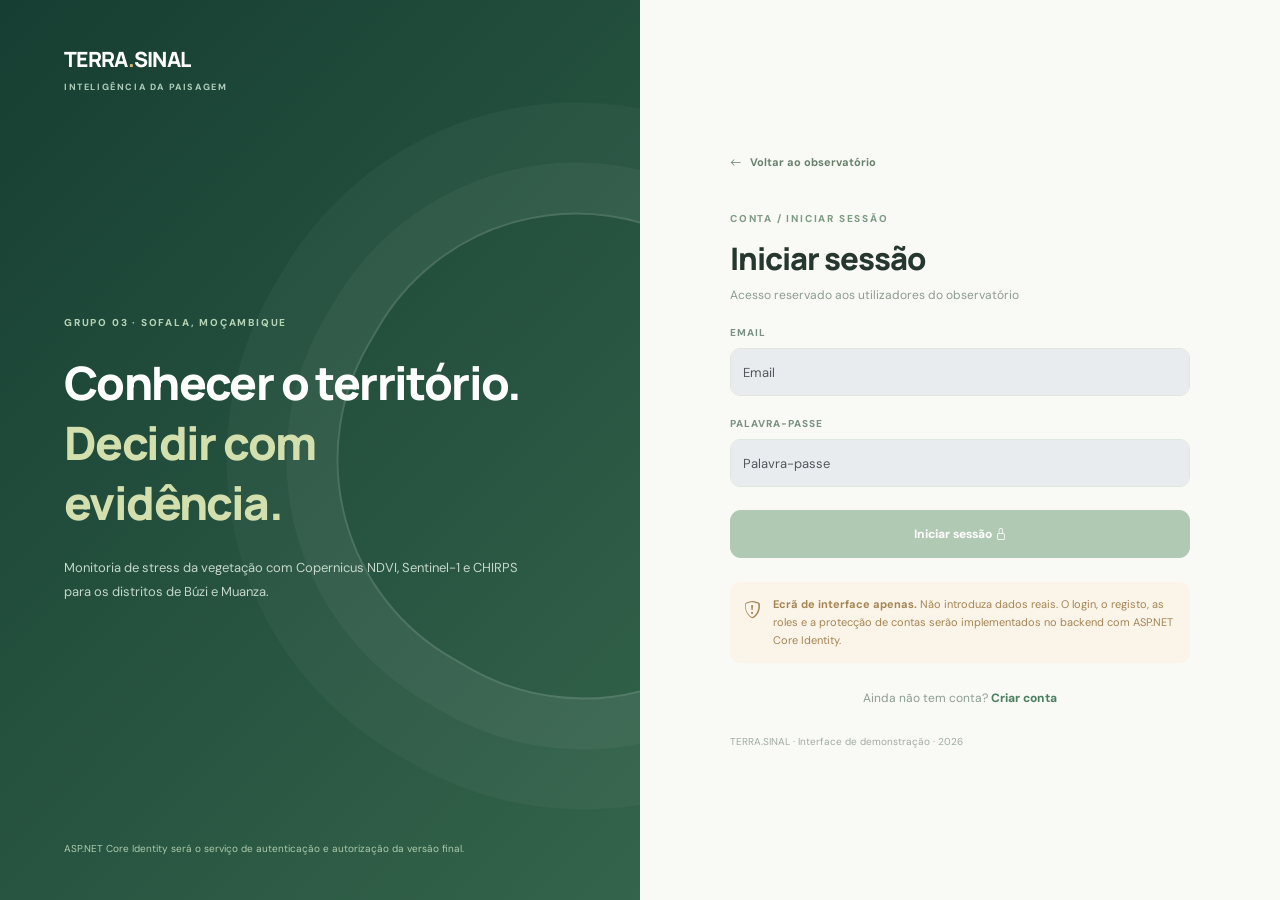
<file: legacy/prototype-html/login.html>
<!doctype html><html lang="pt-MZ"><head><meta charset="utf-8"><meta name="viewport" content="width=device-width,initial-scale=1"><meta name="theme-color" content="#173e33"><title>Iniciar sessão | TERRA.SINAL</title><link rel="icon" href="assets/img/favicon.svg"><link href="https://fonts.googleapis.com/css2?family=DM+Sans:wght@400;500;600;700&family=Manrope:wght@400;600;700;800&display=swap" rel="stylesheet"><link href="https://cdn.jsdelivr.net/npm/bootstrap@5.3.3/dist/css/bootstrap.min.css" rel="stylesheet"><link href="https://cdn.jsdelivr.net/npm/bootstrap-icons@1.11.3/font/bootstrap-icons.css" rel="stylesheet"><link href="assets/css/style.css" rel="stylesheet"></head><body><div class="auth-shell"><aside class="auth-aside"><div class="auth-logo">TERRA<b>.</b>SINAL<small>INTELIGÊNCIA DA PAISAGEM</small></div><div class="auth-aside-copy"><span class="eyebrow">GRUPO 03 · SOFALA, MOÇAMBIQUE</span><h1>Conhecer o território.<br><em>Decidir com evidência.</em></h1><p>Monitoria de stress da vegetação com Copernicus NDVI, Sentinel-1 e CHIRPS para os distritos de Búzi e Muanza.</p></div><div class="auth-aside-foot">ASP.NET Core Identity será o serviço de autenticação e autorização da versão final.</div></aside><main class="auth-main"><div class="auth-card"><a class="auth-back" href="index.html#dashboard"><i class="bi bi-arrow-left"></i> Voltar ao observatório</a><span class="section-number">CONTA / INICIAR SESSÃO</span><h2>Iniciar sessão</h2><p>Acesso reservado aos utilizadores do observatório</p><form autocomplete="off" aria-label="Pré-visualização de iniciar sessão"><label for="email">EMAIL</label><input id="email" name="email" type="email" class="form-control" placeholder="Email" disabled><label for="password">PALAVRA-PASSE</label><input id="password" name="password" type="password" class="form-control" placeholder="Palavra-passe" disabled><button type="button" class="auth-disabled-btn" disabled>Iniciar sessão <i class="bi bi-lock"></i></button></form><div class="auth-warning"><i class="bi bi-shield-exclamation"></i><span><strong>Ecrã de interface apenas.</strong> Não introduza dados reais. O login, o registo, as roles e a protecção de contas serão implementados no backend com ASP.NET Core Identity.</span></div><p class="auth-swap">Ainda não tem conta? <a href="registo.html">Criar conta</a></p><small class="auth-small">TERRA.SINAL · Interface de demonstração · 2026</small></div></main></div></body></html>
</file>
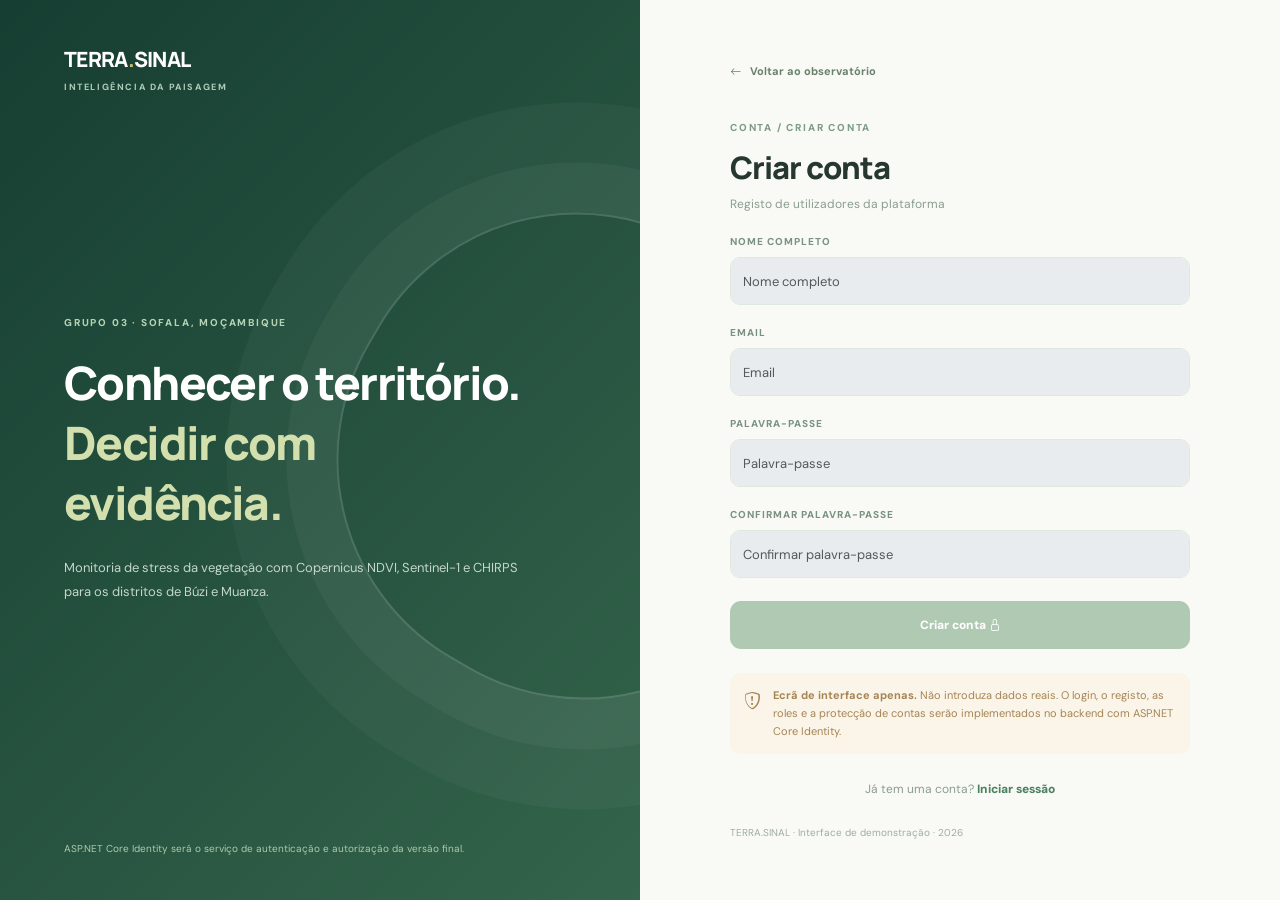
<file: legacy/prototype-html/registo.html>
<!doctype html><html lang="pt-MZ"><head><meta charset="utf-8"><meta name="viewport" content="width=device-width,initial-scale=1"><meta name="theme-color" content="#173e33"><title>Criar conta | TERRA.SINAL</title><link rel="icon" href="assets/img/favicon.svg"><link href="https://fonts.googleapis.com/css2?family=DM+Sans:wght@400;500;600;700&family=Manrope:wght@400;600;700;800&display=swap" rel="stylesheet"><link href="https://cdn.jsdelivr.net/npm/bootstrap@5.3.3/dist/css/bootstrap.min.css" rel="stylesheet"><link href="https://cdn.jsdelivr.net/npm/bootstrap-icons@1.11.3/font/bootstrap-icons.css" rel="stylesheet"><link href="assets/css/style.css" rel="stylesheet"></head><body><div class="auth-shell"><aside class="auth-aside"><div class="auth-logo">TERRA<b>.</b>SINAL<small>INTELIGÊNCIA DA PAISAGEM</small></div><div class="auth-aside-copy"><span class="eyebrow">GRUPO 03 · SOFALA, MOÇAMBIQUE</span><h1>Conhecer o território.<br><em>Decidir com evidência.</em></h1><p>Monitoria de stress da vegetação com Copernicus NDVI, Sentinel-1 e CHIRPS para os distritos de Búzi e Muanza.</p></div><div class="auth-aside-foot">ASP.NET Core Identity será o serviço de autenticação e autorização da versão final.</div></aside><main class="auth-main"><div class="auth-card"><a class="auth-back" href="index.html#dashboard"><i class="bi bi-arrow-left"></i> Voltar ao observatório</a><span class="section-number">CONTA / CRIAR CONTA</span><h2>Criar conta</h2><p>Registo de utilizadores da plataforma</p><form autocomplete="off" aria-label="Pré-visualização de criar conta"><label for="fullName">NOME COMPLETO</label><input id="fullName" name="fullName" type="text" class="form-control" placeholder="Nome completo" disabled><label for="email">EMAIL</label><input id="email" name="email" type="email" class="form-control" placeholder="Email" disabled><label for="password">PALAVRA-PASSE</label><input id="password" name="password" type="password" class="form-control" placeholder="Palavra-passe" disabled><label for="confirmPassword">CONFIRMAR PALAVRA-PASSE</label><input id="confirmPassword" name="confirmPassword" type="password" class="form-control" placeholder="Confirmar palavra-passe" disabled><button type="button" class="auth-disabled-btn" disabled>Criar conta <i class="bi bi-lock"></i></button></form><div class="auth-warning"><i class="bi bi-shield-exclamation"></i><span><strong>Ecrã de interface apenas.</strong> Não introduza dados reais. O login, o registo, as roles e a protecção de contas serão implementados no backend com ASP.NET Core Identity.</span></div><p class="auth-swap">Já tem uma conta? <a href="login.html">Iniciar sessão</a></p><small class="auth-small">TERRA.SINAL · Interface de demonstração · 2026</small></div></main></div></body></html>
</file>
<file: legacy/prototype-html/assets/css/style.css>
:root{--forest:#173e33;--forest-dark:#0e3029;--forest-2:#275946;--mint:#b8d8b2;--sage:#7f9b86;--sand:#f6f3ec;--canvas:#f8f8f5;--ink:#263730;--muted:#7d8982;--border:#e9ece7;--white:#fff;--gold:#cda25e;--red:#c87558;--amber:#e2ad5a;--blue:#7298a2;--shadow:0 18px 45px rgba(25,57,40,.045);--radius:18px}
*{box-sizing:border-box}html{scroll-behavior:smooth}body{margin:0;color:var(--ink);font-family:'DM Sans',sans-serif;background:var(--canvas);font-size:14px}h1,h2,h3,h4,h5,.brand-name{font-family:Manrope,sans-serif}button,select,input,textarea{font-family:inherit}button{cursor:pointer}a{text-decoration:none}a:focus-visible,button:focus-visible,select:focus-visible,input:focus-visible,textarea:focus-visible{outline:3px solid #d1a765!important;outline-offset:2px}.skip-link{position:absolute;left:10px;top:-90px;z-index:5000;background:white;padding:10px}.skip-link:focus{top:10px}.shell{min-height:100vh}.sidebar{position:fixed;inset:0 auto 0 0;width:272px;background:var(--forest);color:#e8efe8;display:flex;flex-direction:column;z-index:100;overflow-y:auto}.brand{padding:34px 28px 22px;display:flex;align-items:center;gap:13px}.brand-icon{display:flex;align-items:center;justify-content:center;height:44px;width:44px;border-radius:14px;background:#2f664f;color:#e5d6aa;font-size:25px;flex-shrink:0}.brand-name{font-size:19px;font-weight:800;letter-spacing:-.8px;line-height:1;white-space:nowrap}.brand-name>span{color:#e1ba76}.brand-name small{display:block;margin-top:8px;font-size:8px;letter-spacing:1.6px;font-family:'DM Sans',sans-serif;color:#a4bfb0;font-weight:700}.project-label{margin:9px 16px 28px;padding:14px;border:1px solid #356452;border-radius:12px;background:#204b3d;display:flex;gap:10px;align-items:center}.project-bullet{width:8px;height:8px;border-radius:50%;background:#c9db9c;box-shadow:0 0 0 5px rgba(199,214,151,.12)}.project-label small{color:#9cc1ac;font-size:9px;display:block;letter-spacing:1px;font-weight:700}.project-label strong{font-size:12px;color:#fff;font-weight:600}.project-label em{font-style:normal;color:#7cb296}.app-nav{padding:0 15px 26px;display:flex;flex-direction:column;gap:3px}.nav-section{padding:0 15px 12px;color:#7fab99;font-weight:700;font-size:9px;letter-spacing:1.7px}.nav-section-lower{padding-top:26px}.nav-item{padding:13px 14px;display:flex;align-items:center;gap:14px;color:#b7cec0;border-radius:11px;font-size:12.5px;font-weight:600;transition:.2s;position:relative}.nav-item i:first-child{font-size:17px;color:#91b7a1;width:18px}.nav-item:hover{background:#275745;color:#fff}.nav-item.is-active{background:#386a50;color:white}.nav-item.is-active:before{content:"";position:absolute;left:0;top:12px;bottom:12px;width:3px;border-radius:2px;background:#f0d093}.nav-item.is-active i:first-child{color:#e7d7a0}.admin-mini{font-size:11px;margin-left:auto;opacity:.6}.sidebar-bottom{margin-top:auto;padding:0 17px 22px}.landscape-art{position:relative;overflow:hidden;border-radius:13px;height:148px;background:#285844}.landscape-top{padding:18px;display:flex;gap:12px;align-items:flex-start;color:#e8e4c1}.landscape-top i{font-size:25px}.landscape-top span{font-size:13px;font-weight:700;line-height:1.5}.landscape-art svg{position:absolute;bottom:-2px;width:100%;height:90px}.sidebar-note{display:block;color:#88ae9c;font-size:10px;line-height:1.8;padding:15px 7px 0}.main-column{margin-left:272px;min-width:0}.topbar{height:75px;padding:0 clamp(24px,3vw,54px);background:#fff;border-bottom:1px solid #eff0ec;display:flex;align-items:center;justify-content:space-between;gap:20px;position:relative;z-index:12}.topbar-start,.topbar-end{display:flex;align-items:center;gap:20px}.breadcrumb-custom{font-size:11px;color:#98a49c;letter-spacing:.3px}.breadcrumb-custom i{font-size:9px;margin:0 11px}.breadcrumb-custom b{color:#3a5144;font-weight:700}.data-status{font-size:9px;letter-spacing:.8px;font-weight:700;color:#a47835;background:#fbf6eb;border:1px solid #f3e6c9;border-radius:30px;padding:10px 13px;white-space:nowrap}.data-status span{display:inline-block;width:7px;height:7px;margin-right:6px;border-radius:50%;background:#d8aa62}.user-button{border:0;background:none;display:flex;align-items:center;gap:10px;color:#496455;font-size:12px;font-weight:700;padding:5px}.user-button .bi-chevron-down{font-size:10px;color:#a6b0aa}.user-avatar{height:34px;width:34px;border-radius:50%;display:grid;place-items:center;color:white;background:#658a69;font-size:12px}.icon-button{border:0;background:transparent;color:var(--forest)}.mobile-toggle{display:none}.workspace{max-width:1900px;margin:auto;padding:35px clamp(24px,3vw,54px) 0}.page-top{display:flex;align-items:flex-end;justify-content:space-between;gap:20px;margin-bottom:30px}.eyebrow,.section-number{font-size:10px;font-weight:800;letter-spacing:1.8px;color:#7e9b83}.eyebrow{display:flex;align-items:center;gap:9px;margin-bottom:11px}.eyebrow span{display:inline-block;width:18px;height:2px;background:#c6a165}.page-top h1{font-weight:800;letter-spacing:-1.1px;font-size:clamp(29px,2.7vw,37px);margin:0 0 7px}.page-top p{color:var(--muted);font-size:13px;margin:0}.global-filters{display:flex;align-items:end;gap:9px;flex-shrink:0}.global-filters label{font-size:9px;letter-spacing:1px;font-weight:800;color:#98a49b}.global-filters .form-select{width:138px;margin-top:8px;background-color:white;border:1px solid #e4e9e1;border-radius:9px;color:var(--forest);font-size:12px;font-weight:700;height:39px;padding-left:12px}.export-action{height:39px;display:flex;gap:8px;align-items:center;border-radius:9px;background:var(--forest);color:white;padding:0 14px;border:0;font-size:11px;font-weight:700}.export-action:hover,.decision-button:hover{background:#245c47}.app-view[hidden]{display:none!important}.section-header{display:flex;align-items:flex-end;justify-content:space-between;gap:16px;margin-bottom:18px}.section-header h2{font-weight:800;font-size:21px;letter-spacing:-.7px;margin:6px 0 0}.section-header p{color:var(--muted);margin:7px 0 0}.update-stamp{font-size:11px;color:#8d9c92}.update-stamp i{margin-right:7px}.update-stamp b{font-weight:600;color:#536c5a}.kpi-grid{display:grid;grid-template-columns:repeat(4,minmax(0,1fr));gap:15px;margin-bottom:19px}.kpi-card,.panel{background:#fff;border:1px solid var(--border);border-radius:var(--radius);box-shadow:var(--shadow)}.kpi-card{padding:22px 23px 18px;min-height:177px;position:relative;overflow:hidden}.kpi-top{display:flex;justify-content:space-between;align-items:center;color:#8c9a8e;font-size:9px;font-weight:800;letter-spacing:1.3px}.kpi-top i{color:#7c9c88;font-size:19px}.kpi-value{font-family:Manrope,sans-serif;font-weight:800;letter-spacing:-2px;font-size:41px;line-height:1.5;margin:5px 0 0;color:#264d3a}.kpi-value small{font-size:14px;letter-spacing:0;font-weight:700;margin-left:5px;color:#809386}.kpi-bottom{display:flex;gap:8px;align-items:center;justify-content:space-between;font-size:10.5px;color:#8a978d}.kpi-bottom b{font-weight:800}.pill{border-radius:30px;font-size:9px;letter-spacing:.2px;padding:6px 9px;font-weight:800;display:inline-flex;align-items:center;gap:5px;white-space:nowrap}.pill-amber{background:#f9efe1;color:#b17a31}.pill-neutral{background:#f3f6f1;color:#778b7c}.pill-green{background:#e7f3e8;color:#56845e}.pill-priority{background:#fae9e4;color:#b66c55}.kpi-mini-line{position:absolute;bottom:0;left:0;right:0;height:28px;opacity:.47}.kpi-mini-line svg{height:100%;width:100%}.kpi-mini-line path{fill:none;stroke:#57946d;stroke-width:3}.card-progress{height:4px;background:#f0f2ed;margin-top:22px;border-radius:4px}.card-progress span{display:block;height:100%;background:#c7a26a;border-radius:4px}.soil-progress span{background:#7ba1a5}.kpi-stress{background:#fffaf6;border-color:#f3e7db}.kpi-stress .kpi-value{color:#b16e4d;white-space:nowrap;letter-spacing:-1.25px;font-size:clamp(20px,1.8vw,27px);margin:14px 0 11px}.stress-steps{display:flex;gap:5px;margin-top:19px}.stress-steps span{height:5px;flex:1;border-radius:2px;background:#cad8c5}.stress-steps span:nth-child(2){background:#e3cf92}.stress-steps span:nth-child(3){background:#d5a875}.stress-steps span:nth-child(4){background:#c87960}.dash-grid{display:grid;grid-template-columns:minmax(0,1.57fr) minmax(310px,1fr);gap:18px}.panel{padding:23px}.panel-heading{display:flex;justify-content:space-between;align-items:flex-start;gap:16px;margin-bottom:20px}.panel-heading h3,.panel h3{font-weight:800;letter-spacing:-.5px;font-size:17px;margin:7px 0}.panel-heading p{color:var(--muted);font-size:11px;margin:0}.link-action{background:transparent;border:0;color:#63896c;font-weight:700;font-size:11px;white-space:nowrap;padding:6px 0}.link-action i{margin-left:5px}.map-viewport{height:284px;border:1px solid #e0e7db;border-radius:11px;overflow:hidden;background:#e4e8d8}.map-legend{display:flex;gap:15px;flex-wrap:wrap;margin-top:16px;color:#89998b;font-size:10px}.map-legend span{display:flex;align-items:center;gap:6px}.legend-dot{height:9px;width:9px;border-radius:50%;display:inline-block}.healthy{background:#6ca582}.light{background:#dac46e}.moderate{background:#d59d60}.severe{background:#bf6857}.map-fallback{padding:20px;color:#556956}.leaflet-container{font-family:'DM Sans',sans-serif!important}.leaflet-control-attribution{font-size:9px!important}.decision-panel{background:#f7faf5}.ai-symbol{display:grid;place-items:center;width:39px;height:39px;border-radius:13px;background:#e6eee2;color:#5c836a;font-size:18px}.decision-condition{border-radius:13px;padding:18px;background:#e8efe4;border:1px solid #dde9d8}.decision-condition small{font-size:9px;font-weight:800;color:#799980;letter-spacing:1px}.decision-condition strong{display:block;font-family:Manrope,sans-serif;font-size:22px;letter-spacing:-.5px;color:#315840;margin:7px 0}.decision-condition p{color:#667e6e;font-size:12px;line-height:1.7;margin:0}.evidence-list{margin:18px 0}.evidence-list>div{display:flex;gap:10px;align-items:center;padding:9px 0;border-bottom:1px solid #e4ebe2}.evidence-list i{color:#8ba890}.evidence-list span{color:#7f9785;flex:1;font-size:11px}.evidence-list b{font-size:11px;color:#345440}.decision-button{background:var(--forest);color:white;border:0;border-radius:10px;padding:12px 16px;font-size:11.5px;font-weight:800;display:inline-flex;align-items:center;gap:10px;justify-content:center;width:100%}.decision-button i:last-child{margin-left:auto}.dash-bottom{display:grid;grid-template-columns:minmax(0,1.25fr) minmax(300px,.9fr);gap:18px;margin-top:18px}.chart-area{height:230px;min-height:210px;position:relative}.chart-area canvas{width:100%!important;height:100%!important}.small-footnote{font-size:10px;line-height:1.6;color:#9aa69b;margin:14px 0 0}.source-item{display:flex;align-items:center;gap:13px;padding:14px 0;border-bottom:1px solid #eef0ec}.source-item>span:nth-child(2){flex:1}.source-item b{font-size:12px;color:#375241;display:block}.source-item small{font-size:10px;color:#97a59b;display:block;margin-top:4px}.source-item>i{color:#abc0ad}.source-icon{width:38px;height:38px;border-radius:12px;display:grid;place-items:center;font-size:17px;flex-shrink:0}.source-green{color:#5f9573;background:#e7f3e9}.source-blue{color:#709aab;background:#e9f1f3}.source-gold{color:#b9955c;background:#fbf2e5}.source-note{display:flex;gap:8px;padding:13px 0 0;color:#8a9a8b;font-size:10.5px;line-height:1.6}.source-note i{color:#c69b63}.site-footer{padding:35px 0 25px;display:flex;justify-content:space-between;gap:14px;color:#a2aba2;font-size:10px}.footer-bar{padding:0 8px;color:#c7b99a}
/* introduction */.hero{background:linear-gradient(110deg,#173e33 0%,#1c5140 60%,#376d55 100%);border-radius:22px;min-height:370px;display:flex;overflow:hidden;position:relative}.hero-content{padding:55px clamp(28px,4vw,65px);max-width:730px;position:relative;z-index:2;color:white}.hero-top{font-size:10px;letter-spacing:1.5px;color:#bcdbb6;font-weight:700}.light-dot{display:inline-block;height:6px;width:6px;border-radius:50%;background:#e3bd82;margin-right:8px}.hero h2{font-size:clamp(27px,3.5vw,47px);letter-spacing:-1.8px;line-height:1.25;font-weight:800;margin:24px 0 18px}.hero h2 em{font-style:normal;color:#cadfac}.hero p{font-size:13px;line-height:1.9;color:#d2e2d4;max-width:560px}.hero-actions{display:flex;gap:11px;flex-wrap:wrap;margin-top:30px}.btn-cream,.btn-outline-cream{font-size:12px;font-weight:800;border-radius:10px;padding:13px 17px;border:1px solid #d8d5a8;display:flex;align-items:center;gap:12px}.btn-cream{background:#f0e9cd;color:#264b39}.btn-outline-cream{color:#e4e9ce;border-color:#6a9780;background:transparent}.hero-illustration{position:absolute;right:-60px;top:-15px;bottom:-30px;width:43%;opacity:.95}.hero-geo{position:absolute;border:1px solid #72967e;border-radius:45% 55% 70% 30%;width:320px;height:300px;right:38px;top:42px;transform:rotate(32deg);box-shadow:0 0 0 21px rgba(143,176,140,.06),0 0 0 48px rgba(143,176,140,.035)}.hero-geo-2{width:210px;height:230px;right:90px;top:84px;border:2px dashed #739a7b;transform:rotate(-20deg)}.hero-ring{position:absolute;border-radius:50%;border:1px solid #87ac87;right:185px;top:149px;width:26px;height:26px}.hero-ring-2{right:177px;top:141px;width:42px;height:42px}.hero-pin{position:absolute;top:175px;right:20%;display:flex;gap:8px;align-items:center;color:#ebddb2;font-weight:800;font-size:10px;letter-spacing:1px}.hero-pin i{font-size:23px}.intro-metrics{display:grid;grid-template-columns:repeat(3,1fr);gap:16px;margin:20px 0}.intro-metrics article{border-radius:17px;border:1px solid var(--border);padding:26px;background:white;position:relative}.intro-metrics article>span{font-size:9px;color:#86a18b;font-weight:800;letter-spacing:1.4px}.intro-metrics article>i{position:absolute;right:26px;top:25px;font-size:25px;color:#80a18b}.intro-metrics h3{font-size:17px;font-weight:800;margin:25px 0 8px}.intro-metrics p{color:#86948a;line-height:1.7;font-size:12px}.mission-strip{background:#f0f1e9;border:1px solid #e4e7da;border-radius:14px;display:flex;gap:15px;padding:23px;align-items:flex-start}.mission-mark{color:#618d6e;font-size:23px}.mission-strip strong{display:block;color:#38553e}.mission-strip p{color:#819185;margin:5px 0 0;font-size:12px;line-height:1.75}
/* map */.map-layer-select{display:flex;align-items:center;gap:10px;font-size:10px;font-weight:800;color:#92a094}.map-layer-select select{font-size:12px;min-width:176px;border:1px solid #e5ebe3}.map-layout{display:grid;grid-template-columns:minmax(0,1.9fr) minmax(270px,.85fr);gap:17px}.map-large-card{padding:14px}.map-large{height:540px;overflow:hidden;border-radius:12px;background:#e2e7da}.map-legend-large{padding:0 14px 9px}.map-side h3{margin-bottom:20px}.site-row{width:100%;border:1px solid #e9eee7;background:#fff;border-radius:12px;margin-bottom:10px;padding:15px;display:flex;align-items:center;text-align:left;gap:10px}.site-row:hover{background:#f4f8f3;border-color:#d1e1d1}.site-row small{display:block;font-size:10px;color:#86958b;margin-top:4px}.site-row span:nth-child(2){flex:1}.site-row b{font-size:12px}.site-row .bi-arrow-up-right{color:#9cac9b}
/* temporal */.trends-grid{display:grid;grid-template-columns:1fr 1fr;gap:17px}.trend-card{min-width:0}.chart-head{display:flex;align-items:center;gap:13px;margin-bottom:17px}.chart-head small{font-weight:800;font-size:9px;letter-spacing:1px;color:#90a597}.chart-head h3{margin:3px 0}.chart-tall{height:270px}.lag-panel{background:#f2f6ef}.lag-panel>p{font-size:12px;line-height:1.8;color:#7b9180}.lag-grid{display:grid;grid-template-columns:1fr 35px 1fr;gap:16px 4px;align-items:center;margin-top:26px}.lag-grid>div{padding:12px;border-radius:10px;background:#fff}.lag-grid>div small{display:block;font-size:9px;color:#9cad9f;font-weight:800;letter-spacing:1px}.lag-grid>div b{font-family:Manrope,sans-serif;font-size:23px;color:#3b6246}.lag-grid>i{color:#91ae92;text-align:center}.soft-alert{display:flex;gap:10px;align-items:flex-start;border-radius:11px;padding:14px;background:#f2f6ef;color:#63816c;font-size:11px;line-height:1.6}.soft-alert i{font-size:17px;flex-shrink:0}.lag-panel .soft-alert{margin-top:18px;background:#e6eee1}
/* recommendations */.decision-disclaimer{font-size:10px;font-weight:800;color:#608a65;background:#eaf1e7;padding:10px;border-radius:8px}.decision-layout{display:grid;grid-template-columns:1.15fr 1fr;gap:18px;margin-bottom:17px}.recommendation-primary{background:#f9faf6}.recommend-class{display:flex;align-items:center;gap:18px;margin:27px 0 17px}.recommend-class-icon{height:65px;width:65px;border-radius:15px;display:grid;place-items:center;background:#f6e8d9;color:#ba8654;font-size:27px}.recommend-class small{font-size:9px;color:#94a596;letter-spacing:1px;font-weight:800}.recommend-class h3{font-size:25px;margin:2px 0}.recommend-body{font-size:16px;color:#486651;font-weight:600;line-height:1.65}.recommend-meta{display:flex;gap:14px;flex-wrap:wrap;margin:22px 0;border-block:1px solid #e5ebe2;padding:16px 0;font-size:10px;color:#8aa08e}.recommend-meta i{color:#7ea18b;margin-right:5px}.note-label,.field-label{display:block;font-weight:800;font-size:9px;letter-spacing:1px;color:#91a092;margin:14px 0 8px}.recommendation-primary textarea{resize:vertical;border:1px solid #e1e9df;border-radius:9px;margin-bottom:13px;font-size:12px}.reason-table{margin:20px 0}.reason-table>div{display:flex;justify-content:space-between;gap:10px;padding:15px 0;border-bottom:1px solid #edf0ec;color:#849488;font-size:12px}.reason-table b{color:#335740}.rules-grid{display:grid;grid-template-columns:repeat(4,1fr);gap:12px}.rule-card{border:1px solid #e9eee7;border-radius:12px;padding:15px}.rule-number{font-size:10px;font-weight:800;letter-spacing:.4px}.healthy-label{color:#4b8c60}.light-label{color:#a99e4e}.moderate-label{color:#c39554}.severe-label{color:#be7564}.rule-card p{font-size:11px;line-height:1.65;margin:9px 0 0;color:#82948a}
/* models */.model-cards{display:grid;grid-template-columns:1fr 1fr;gap:17px;margin-bottom:17px}.model-best{border-color:#cfe1cc;background:#fcfefb}.model-top{display:flex;align-items:center;justify-content:space-between;gap:8px}.model-tag{font-size:10px;color:#8ca58c;font-weight:800;letter-spacing:1px}.model-card h3{font-size:23px;margin:19px 0 9px}.model-card p{font-size:12px;color:#96a296}.metric-row{display:grid;grid-template-columns:repeat(4,1fr);gap:7px;margin-top:25px}.metric-row>div{background:#f5f8f3;border:1px solid #edf1e9;border-radius:10px;padding:13px 8px}.metric-row small{display:block;font-size:8px;letter-spacing:.4px;color:#9daa9c;font-weight:800;min-height:27px}.metric-row b{display:block;font-size:23px;font-family:Manrope,sans-serif;color:#386a4f}.model-bottom{display:grid;grid-template-columns:1fr 1fr;gap:17px}.body-secondary{color:#94a299;font-size:11px}.confusion-wrap{overflow-x:auto}.confusion{width:100%;max-width:470px;margin:20px auto 5px;text-align:center;border-collapse:separate;border-spacing:5px}.confusion th{color:#8a9c8c;font-size:10px}.confusion td{background:#f2f5ef;padding:12px;border-radius:6px;font-size:12px;font-weight:800;color:#6d8974}.confusion .heat-high{background:#bed7b7;color:#28563c}.science-steps{margin-top:20px}.science-steps>div{display:flex;align-items:flex-start;gap:12px;padding:12px 0;border-bottom:1px solid #eff2eb}.science-steps i{font-size:17px;color:#7ba087}.science-steps b{font-size:12px;display:block}.science-steps small{font-size:10px;color:#9ca99e;display:block;margin-top:4px;line-height:1.55}.btn-outline-main{border:1px solid #d4e2d5;background:#fff;color:#52745b;border-radius:9px;padding:11px 14px;font-size:11px;font-weight:800;display:inline-flex;align-items:center;gap:9px}.btn-outline-main:hover{background:#f2f7f1}.model-bottom .btn-outline-main{margin-top:18px}
/* data import */.admin-header{color:#946f3d;background:#fcf2e3;border-radius:10px;padding:10px;font-size:10px;font-weight:800}.admin-gate{margin-bottom:20px;background:#fbf3e7;color:#977c57}.admin-gate p{margin:5px 0;font-size:11px}.small-button{border:0;background:#e5cfaf;border-radius:7px;padding:7px 10px;font-size:10px;color:#705530}.data-top-grid{display:grid;grid-template-columns:1.1fr 1fr;gap:17px;margin-bottom:17px}.import-panel .form-control,.import-panel .form-select{font-size:12px;border:1px solid #e3e9e1;padding:11px}.import-actions{margin-top:20px;display:flex;gap:10px;flex-wrap:wrap}.import-actions .decision-button{width:auto}.pipeline-step{display:flex;align-items:center;gap:14px;padding:13px 0;border-bottom:1px solid #edf1e9}.pipeline-step>span{color:#91ac95;border:1px solid #e1eae0;border-radius:50%;height:32px;width:32px;display:grid;place-items:center;font-size:10px;font-weight:800}.pipeline-step div{flex:1}.pipeline-step b{display:block;font-size:12px;color:#415e47}.pipeline-step small{display:block;font-size:10px;color:#a0ad9f;margin-top:4px}.pipeline-step>i{color:#b4c6b4}.empty-validation{min-height:130px;display:flex;align-items:center;justify-content:center;gap:10px;color:#9bac9d;font-size:12px}.empty-validation>i{font-size:23px}.validation-summary{padding:14px;border-radius:10px;background:#f2f8ef;color:#426f50;font-size:12px;margin-bottom:12px}.validation-error{background:#fff4f0;color:#ba6950}.validation-list{list-style:none;margin:0;padding:0}.validation-list li{border-bottom:1px solid #edf1eb;padding:9px 0;font-size:11px;color:#617b66}.validation-list li i{margin-right:8px}.provenance-table{font-size:12px;margin:14px 0 0}.provenance-table th{font-size:9px;letter-spacing:.7px;color:#90a193}.provenance-table td,.provenance-table th{padding:12px;border-color:#f0f3ed}
/* history */.history-head{display:flex;justify-content:space-between;align-items:center;margin-bottom:18px}.history-table{font-size:11px}.history-table th{font-size:9px;letter-spacing:.8px;color:#9bad9f;padding:14px;border-bottom:1px solid #ebefe9}.history-table td{padding:15px 14px;border-bottom:1px solid #edf0e9;color:#667f6b;vertical-align:middle}.history-table .class-tag{display:inline-flex;padding:7px 10px;background:#f7eee4;border-radius:6px;color:#a57b46;font-weight:800}.history-table .class-tag.class-severe{background:#fbebe7;color:#ba6d5c}.history-table .class-tag.class-healthy{background:#eaf5e9;color:#598668}
/* api */.integration-grid{display:grid;grid-template-columns:minmax(0,1.15fr) minmax(310px,.85fr);gap:17px}.api-table{font-size:11px}.api-table th{font-size:9px;color:#99aa9d;letter-spacing:.7px}.api-table td,.api-table th{padding:12px 8px;border-color:#eef1ec}.api-table code{font-size:10px;color:#42674d;word-break:break-all}.http-get,.http-post{font-size:9px;font-weight:800;border-radius:5px;padding:5px 7px}.http-get{background:#e8f2e8;color:#5c9b65}.http-post{background:#fff1e2;color:#bd8b48}.architecture-list{margin-top:10px}.architecture-list>div{display:flex;align-items:flex-start;gap:12px;padding:12px 0;border-bottom:1px solid #eef0ea}.architecture-list i{font-size:19px;color:#7b9b83}.architecture-list b{display:block;font-size:11px}.architecture-list small{display:block;color:#9dab9e;font-size:10px;margin-top:5px;line-height:1.5}.integration-side>.soft-alert{margin-top:17px}.account-modal{border-radius:16px;border:1px solid #e1e9df;overflow:hidden}.account-modal .modal-header{padding:23px 25px}.account-modal .modal-body{padding:12px 25px 27px}.account-modal .soft-alert{margin-bottom:15px}.role-choice{width:100%;display:flex;align-items:center;text-align:left;gap:14px;background:#fff;border:1px solid #e8eee7;border-radius:12px;padding:16px;margin:10px 0}.role-choice>i:first-child{width:38px;height:38px;border-radius:10px;background:#ebf3e8;color:#60856a;display:grid;place-items:center;font-size:18px}.role-choice>span{flex:1}.role-choice b{display:block;font-size:12px}.role-choice small{font-size:10px;color:#9cac9d;display:block;margin-top:4px}.role-choice:hover{border-color:#9dbc9f;background:#fafdf9}.toast{font-size:12px}.mobile-shade{display:none}
@media(max-width:1400px){.sidebar{width:240px}.main-column{margin-left:240px}.brand{padding-left:19px}.kpi-card{padding:20px 16px}.kpi-bottom{font-size:9px}.kpi-value{font-size:35px}.kpi-stress .kpi-value{font-size:20px}.panel{padding:18px}.map-large-card{padding:12px}}
@media(max-width:1120px){.kpi-grid{grid-template-columns:repeat(2,minmax(0,1fr))}.dash-grid,.dash-bottom,.map-layout,.integration-grid{grid-template-columns:1fr}.map-viewport{height:300px}.map-large{height:470px}.page-top{align-items:flex-start;flex-direction:column}.global-filters{align-self:stretch}.global-filters label{flex:1}.global-filters .form-select{width:100%}.hero-illustration{opacity:.55}.rules-grid{grid-template-columns:repeat(2,1fr)}}
@media(max-width:840px){.sidebar{transform:translateX(-100%);width:270px;transition:transform .25s}.sidebar.is-open{transform:translateX(0)}.mobile-shade.active{display:block;position:fixed;inset:0;background:rgba(0,24,16,.5);z-index:80}.main-column{margin-left:0}.mobile-toggle{display:block}.topbar{padding:0 21px;height:66px}.workspace{padding:26px 21px 0}.data-status{font-size:8px}.intro-metrics{grid-template-columns:1fr}.hero-illustration{display:none}.hero-content{padding:36px 27px}.hero{min-height:350px}.decision-layout,.model-cards,.model-bottom,.data-top-grid,.trends-grid{grid-template-columns:1fr}.hero h2{font-size:32px}}
@media(max-width:580px){.topbar{padding:0 15px}.breadcrumb-custom{font-size:10px}.breadcrumb-custom i{margin:0 4px}.topbar-end{gap:4px}.data-status{display:none}.user-button{font-size:0}.user-button .bi-chevron-down{display:none}.workspace{padding:23px 15px 0}.page-top{margin-bottom:21px}.page-top h1{font-size:28px}.global-filters{flex-wrap:wrap}.global-filters label{min-width:110px}.export-action span{display:none}.kpi-grid{gap:10px}.kpi-card{min-height:150px;padding:15px 13px}.kpi-top{font-size:8px;letter-spacing:.5px}.kpi-top i{font-size:15px}.kpi-value{font-size:31px}.kpi-stress .kpi-value{font-size:18px;white-space:normal}.kpi-bottom{font-size:9px;flex-wrap:wrap}.pill{font-size:8px}.panel{padding:16px}.section-header{align-items:flex-start;flex-direction:column}.panel-heading{gap:8px}.panel-heading h3{font-size:15px}.link-action{font-size:10px}.map-viewport{height:250px}.map-large{height:380px}.chart-area{height:210px}.rules-grid{grid-template-columns:1fr}.metric-row{grid-template-columns:1fr 1fr}.hero h2{font-size:27px}.site-footer{flex-direction:column;gap:4px}.decision-disclaimer{align-self:flex-start}.map-legend{gap:8px;font-size:9px}.recommend-meta{gap:8px}.page-top p{font-size:12px}}
/* Degradação progressiva: o protótipo permanece legível sem CDN. */
#adminGate[hidden],#adminContent[hidden]{display:none!important}
.modal:not(.show){display:none}
.modal.show{display:block!important;background:rgba(14,44,31,.55);position:fixed;inset:0;z-index:1055;overflow-y:auto}
.modal.show .modal-dialog{max-width:510px;margin:9vh auto;position:relative;width:calc(100% - 32px)}
.modal.show .modal-content{background:#fff;border-radius:18px;box-shadow:0 20px 75px rgba(0,0,0,.18)}
.modal-header{display:flex;justify-content:space-between;align-items:center}
.modal-header .btn-close{border:0;background:transparent;width:27px;height:27px;position:relative}
.modal-header .btn-close:after{content:'✕';font-size:16px;color:#6b7c70}
.offline-map{position:relative;height:100%;width:100%;min-height:100%;background:radial-gradient(ellipse at 17% 78%,#cddabc 0,transparent 34%),radial-gradient(ellipse at 86% 19%,#c7d8bf 0,transparent 42%),#e4e8d7;overflow:hidden}
.offline-map:before{content:'';position:absolute;inset:-20%;background:repeating-radial-gradient(ellipse at 53% 60%,transparent 0px,transparent 22px,rgba(93,132,89,.16) 24px,transparent 26px);transform:rotate(-10deg)}
.offline-map:after{content:'';position:absolute;left:0;right:0;bottom:0;height:34%;background:linear-gradient(transparent,rgba(208,226,196,.35));pointer-events:none}
.offline-map-label{position:absolute;left:20px;top:18px;font-size:10px;letter-spacing:1.5px;font-weight:800;color:#65816f;background:#f1f4e9cf;border-radius:5px;padding:8px;z-index:2}
.offline-river{position:absolute;left:10%;top:15%;height:98%;width:32%;transform:rotate(24deg);border:13px solid transparent;border-left:5px solid rgba(131,180,180,.43);border-radius:50%;z-index:1}
.offline-pin{position:absolute;z-index:3;transform:translate(-50%,-50%);width:22px;height:22px;border:3px solid white;border-radius:50%;box-shadow:0 0 0 6px #ffffff44,0 7px 18px #50765b55}
.offline-pin:hover{scale:1.2}
.offline-region{position:absolute;z-index:2;font-family:Manrope,sans-serif;font-weight:800;font-size:11px;color:#64816f;text-shadow:0 1px 0 #ffffffb0;letter-spacing:2px;pointer-events:none}
.offline-map-info{position:absolute;bottom:17px;right:16px;font-size:9px;color:#6f8873;background:#ffffffb5;padding:7px 10px;border-radius:5px;z-index:3}
.fallback-svg{display:block;width:100%;height:100%;min-height:200px}
/* Relatório de validação e notificações quando Bootstrap JS/CSS não carregar. */
#validationResult:not(.empty-validation){display:block;min-height:0}
.toast-container{position:fixed;right:14px;bottom:14px;max-width:min(390px,calc(100vw - 28px));z-index:3000}
.toast-container .toast{display:block;background:#26533f;color:#fff;padding:4px 7px;margin-top:8px;border-radius:10px;box-shadow:0 10px 32px #233e3470}
.toast-container .toast-body{padding:12px;font-size:11px;line-height:1.5;flex:1}
.toast-container .toast .d-flex{display:flex;align-items:center}
.toast-container .toast .btn-close{border:0;color:white;background:transparent;align-self:center;padding:5px}
.toast-container .toast .btn-close:after{content:'×';font-size:17px}
.hero-project-name{display:block;color:#a7cbb2;font-size:10px;max-width:520px;line-height:1.55;margin-top:12px;letter-spacing:.2px}
.identity-links{display:flex;flex-wrap:wrap;gap:11px;align-items:center;padding-top:17px;border-top:1px solid #e9eee6;margin-top:14px}
.identity-links span{font-size:10px;color:#99aaa0;margin-right:auto}
.identity-links a{font-size:10px;color:#5b866a;font-weight:800}
.identity-links a:hover{text-decoration:underline}
/* Visual das páginas de conta: apenas layout, sem backend de autenticação. */
.auth-shell{min-height:100vh;display:grid;grid-template-columns:1fr 1fr;background:#f9faf6}
.auth-aside{background:linear-gradient(135deg,#163e32,#34644b);min-height:100vh;color:white;display:flex;flex-direction:column;justify-content:space-between;padding:44px clamp(30px,5vw,85px);position:relative;overflow:hidden}
.auth-aside:after{content:'';position:absolute;width:480px;height:480px;right:-180px;top:24%;border-radius:48%;border:2px solid #ffffff2c;box-shadow:0 0 0 50px #ffffff0a,0 0 0 110px #ffffff08;transform:rotate(30deg)}
.auth-logo{font-family:Manrope,sans-serif;font-size:21px;font-weight:800;letter-spacing:-.7px}.auth-logo b{color:#d5b878}.auth-logo small{display:block;font-family:'DM Sans';font-size:9px;letter-spacing:1.6px;color:#adcbb8;margin-top:5px}
.auth-aside-copy{max-width:470px;position:relative;z-index:1}.auth-aside-copy .eyebrow{color:#b5d3b4}.auth-aside-copy h1{font-family:Manrope,sans-serif;font-size:clamp(32px,3.6vw,55px);font-weight:800;line-height:1.3;letter-spacing:-1.6px;margin:23px 0}.auth-aside-copy h1 em{font-style:normal;color:#d3dfad}.auth-aside-copy p{color:#c4d7c8;line-height:1.85;font-size:13px}.auth-aside-foot{font-size:10px;color:#adcbac;position:relative;z-index:2}
.auth-main{min-height:100vh;display:flex;align-items:center;justify-content:center;padding:32px}.auth-card{max-width:460px;width:100%}.auth-back{display:inline-flex;align-items:center;gap:9px;color:#68806c;font-size:11px;font-weight:700;margin-bottom:40px}.auth-card>.section-number{display:block;margin-bottom:14px}.auth-card h2{font-size:31px;font-weight:800;letter-spacing:-1px}.auth-card p{color:#8b9d8e;font-size:12px;line-height:1.7}.auth-card label{display:block;margin:20px 0 8px;font-size:10px;font-weight:800;letter-spacing:1px;color:#799281}.auth-card input{height:48px;border:1px solid #dfe8de;border-radius:10px;font-size:13px}.auth-disabled-btn{width:100%;background:#b0c9b3;color:white;border:0;border-radius:11px;font-size:12px;font-weight:800;padding:15px;margin-top:23px;cursor:not-allowed}.auth-swap{margin-top:25px!important;text-align:center;font-size:12px!important}.auth-swap a{color:#4c8160;font-weight:800}.auth-warning{margin-top:24px;border-radius:10px;padding:14px;background:#fbf4e8;display:flex;gap:12px;color:#a58555;font-size:11px;line-height:1.6}.auth-warning i{font-size:17px}.auth-small{font-size:10px;color:#9ead9f;display:block;margin-top:25px}
@media(max-width:840px){.auth-shell{grid-template-columns:1fr}.auth-aside{min-height:290px;padding:30px}.auth-aside-copy h1{font-size:28px;margin:10px 0}.auth-aside-copy p{display:none}.auth-aside-foot{display:none}.auth-main{min-height:calc(100vh - 290px);padding:35px 22px}.auth-back{margin-bottom:23px}}
</file>
